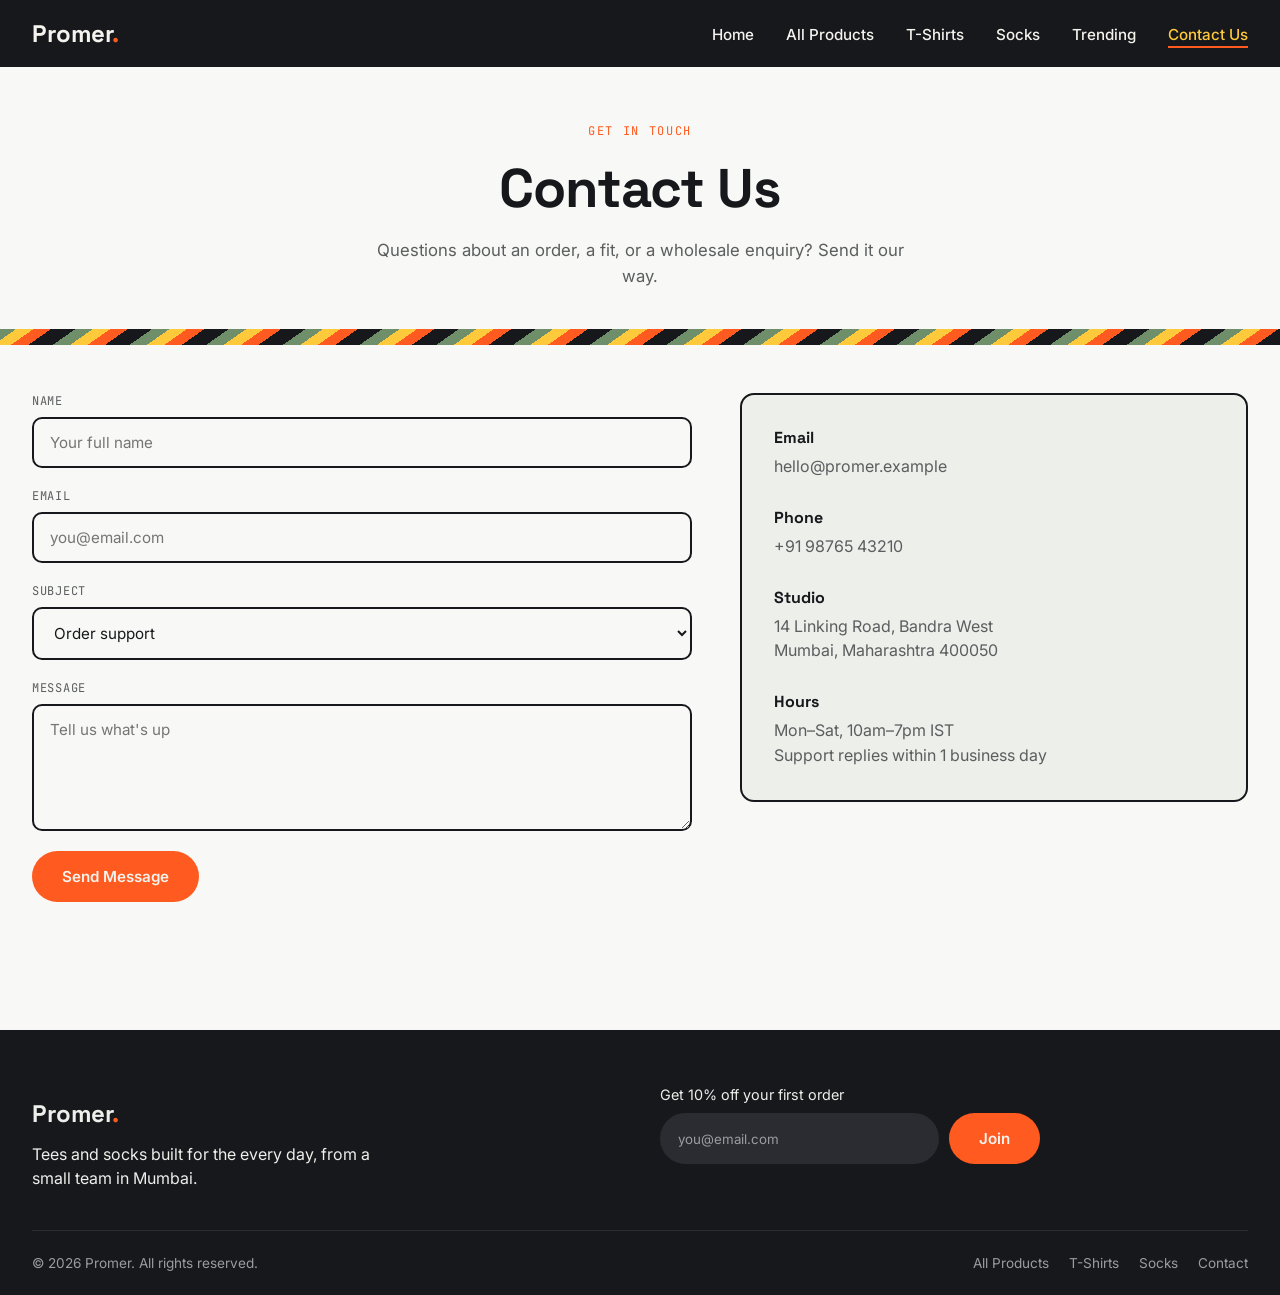
<file: contact.html>
<!DOCTYPE html>
<html lang="en">
<head>
<meta charset="UTF-8">
<meta name="viewport" content="width=device-width, initial-scale=1.0">
<title>Contact Us | Promer</title>
<link rel="preconnect" href="https://fonts.googleapis.com">
<link rel="preconnect" href="https://fonts.gstatic.com" crossorigin>
<link href="https://fonts.googleapis.com/css2?family=Space+Grotesk:wght@500;700&family=Inter:wght@400;500;600&family=JetBrains+Mono:wght@500&display=swap" rel="stylesheet">
<link rel="stylesheet" href="css/style.css">
</head>
<body>

<nav class="navbar">
  <a href="index.html" class="logo">Promer<span class="logo-dot">.</span></a>
  <ul class="nav-links" id="nav-links">
    <li class="close-btn" id="close-btn" role="button" aria-label="Close menu">&times;</li>
    <li><a href="index.html">Home</a></li>
    <li><a href="products.html">All Products</a></li>
    <li><a href="products.html?type=tshirt">T-Shirts</a></li>
    <li><a href="products.html?type=socks">Socks</a></li>
    <li><a href="products.html?trending=true">Trending</a></li>
    <li><a href="contact.html" class="active">Contact Us</a></li>
  </ul>
  <div class="hamburger" id="hamburger" role="button" aria-label="Open menu">&#9776;</div>
</nav>
<div class="menu-overlay" id="overlay"></div>

<header class="page-header">
  <p class="eyebrow">GET IN TOUCH</p>
  <h1>Contact Us</h1>
  <p class="page-header-sub">Questions about an order, a fit, or a wholesale enquiry? Send it our way.</p>
</header>

<div class="rib-divider" aria-hidden="true"></div>

<section class="contact-layout">
  <form id="contact-form" class="contact-form" novalidate>
    <div class="form-row">
      <label for="name">Name</label>
      <input type="text" id="name" name="name" placeholder="Your full name" required>
    </div>
    <div class="form-row">
      <label for="email">Email</label>
      <input type="email" id="email" name="email" placeholder="you@email.com" required>
    </div>
    <div class="form-row">
      <label for="subject">Subject</label>
      <select id="subject" name="subject">
        <option value="order">Order support</option>
        <option value="sizing">Sizing help</option>
        <option value="wholesale">Wholesale enquiry</option>
        <option value="other">Something else</option>
      </select>
    </div>
    <div class="form-row">
      <label for="message">Message</label>
      <textarea id="message" name="message" rows="5" placeholder="Tell us what's up" required></textarea>
    </div>
    <button type="submit" class="btn btn-primary">Send Message</button>
    <p id="form-status" class="form-status" role="status" aria-live="polite"></p>
  </form>

  <div class="contact-info">
    <div class="info-block">
      <h4>Email</h4>
      <p>hello@promer.example</p>
    </div>
    <div class="info-block">
      <h4>Phone</h4>
      <p>+91 98765 43210</p>
    </div>
    <div class="info-block">
      <h4>Studio</h4>
      <p>14 Linking Road, Bandra West<br>Mumbai, Maharashtra 400050</p>
    </div>
    <div class="info-block">
      <h4>Hours</h4>
      <p>Mon&ndash;Sat, 10am&ndash;7pm IST<br>Support replies within 1 business day</p>
    </div>
  </div>
</section>

<footer class="site-footer">
  <div class="footer-top">
    <div class="footer-brand">
      <p class="logo footer-logo">Promer<span class="logo-dot">.</span></p>
      <p>Tees and socks built for the every day, from a small team in Mumbai.</p>
    </div>
    <form class="newsletter" onsubmit="event.preventDefault();">
      <label for="newsletter-email">Get 10% off your first order</label>
      <div class="newsletter-row">
        <input id="newsletter-email" type="email" placeholder="you@email.com" required>
        <button type="submit" class="btn btn-primary">Join</button>
      </div>
    </form>
  </div>
  <div class="footer-bottom">
    <p>&copy; 2026 Promer. All rights reserved.</p>
    <div class="footer-links">
      <a href="products.html">All Products</a>
      <a href="products.html?type=tshirt">T-Shirts</a>
      <a href="products.html?type=socks">Socks</a>
      <a href="contact.html">Contact</a>
    </div>
  </div>
</footer>

<script src="js/common.js"></script>
<script src="js/contact.js"></script>
</body>
</html>
</file>
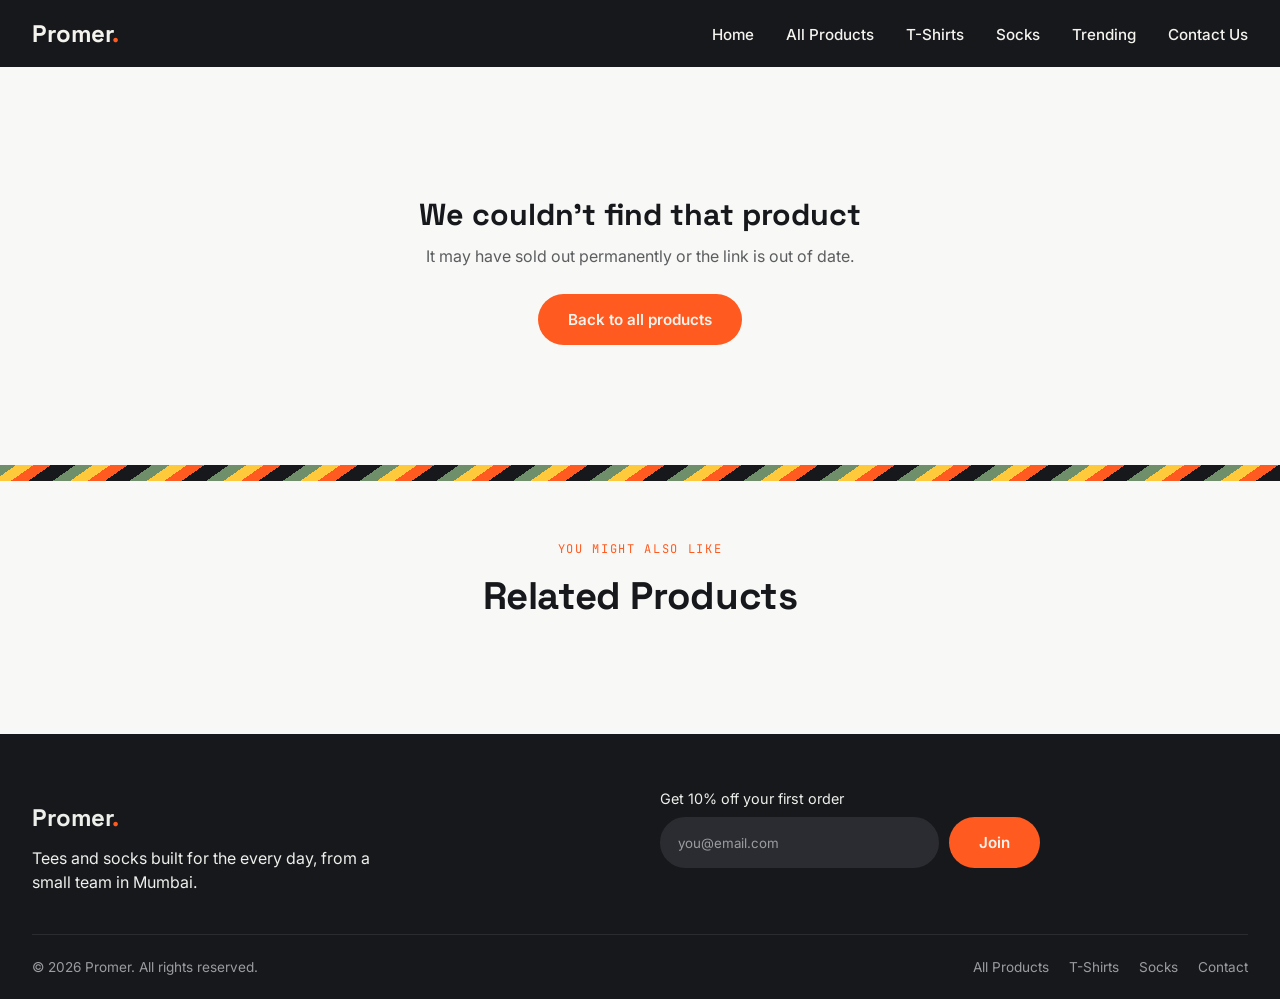
<file: product.html>
<!DOCTYPE html>
<html lang="en">
<head>
<meta charset="UTF-8">
<meta name="viewport" content="width=device-width, initial-scale=1.0">
<title>Product Details | Promer</title>
<link rel="preconnect" href="https://fonts.googleapis.com">
<link rel="preconnect" href="https://fonts.gstatic.com" crossorigin>
<link href="https://fonts.googleapis.com/css2?family=Space+Grotesk:wght@500;700&family=Inter:wght@400;500;600&family=JetBrains+Mono:wght@500&display=swap" rel="stylesheet">
<link rel="stylesheet" href="css/style.css">
</head>
<body>

<nav class="navbar">
  <a href="index.html" class="logo">Promer<span class="logo-dot">.</span></a>
  <ul class="nav-links" id="nav-links">
    <li class="close-btn" id="close-btn" role="button" aria-label="Close menu">&times;</li>
    <li><a href="index.html">Home</a></li>
    <li><a href="products.html">All Products</a></li>
    <li><a href="products.html?type=tshirt">T-Shirts</a></li>
    <li><a href="products.html?type=socks">Socks</a></li>
    <li><a href="products.html?trending=true">Trending</a></li>
    <li><a href="contact.html">Contact Us</a></li>
  </ul>
  <div class="hamburger" id="hamburger" role="button" aria-label="Open menu">&#9776;</div>
</nav>
<div class="menu-overlay" id="overlay"></div>

<main id="product-detail" class="product-detail-page">
  <p class="empty-state">Loading product&hellip;</p>
</main>

<div class="rib-divider" aria-hidden="true"></div>

<div class="section-header">
  <p class="eyebrow">YOU MIGHT ALSO LIKE</p>
  <h2>Related Products</h2>
</div>

<div class="product-grid" id="related-grid"></div>

<footer class="site-footer">
  <div class="footer-top">
    <div class="footer-brand">
      <p class="logo footer-logo">Promer<span class="logo-dot">.</span></p>
      <p>Tees and socks built for the every day, from a small team in Mumbai.</p>
    </div>
    <form class="newsletter" onsubmit="event.preventDefault();">
      <label for="newsletter-email">Get 10% off your first order</label>
      <div class="newsletter-row">
        <input id="newsletter-email" type="email" placeholder="you@email.com" required>
        <button type="submit" class="btn btn-primary">Join</button>
      </div>
    </form>
  </div>
  <div class="footer-bottom">
    <p>&copy; 2026 Promer. All rights reserved.</p>
    <div class="footer-links">
      <a href="products.html">All Products</a>
      <a href="products.html?type=tshirt">T-Shirts</a>
      <a href="products.html?type=socks">Socks</a>
      <a href="contact.html">Contact</a>
    </div>
  </div>
</footer>

<div class="toast" id="toast"></div>

<script src="js/common.js"></script>
<script src="js/products-data.js"></script>
<script src="js/product-detail.js"></script>
</body>
</html>
</file>
<file: css/style.css>
/* =========================================================
   Promer — design tokens
   Ink: near-black warm charcoal · Chalk: pale sage-white
   Signal: orange · Sun: yellow · Sage: green (sock-cuff trio)
   ========================================================= */
:root {
  --ink: #17181C;
  --ink-soft: #2B2C31;
  --chalk: #ECEFEA;
  --paper: #F8F9F6;
  --signal: #FF5A1F;
  --sun: #FFC93C;
  --sage: #6F8F6B;
  --text: #17181C;
  --text-muted: #5B5D5F;
  --text-on-ink: #F5F3EE;

  --font-display: "Space Grotesk", sans-serif;
  --font-body: "Inter", sans-serif;
  --font-mono: "JetBrains Mono", monospace;

  --radius: 14px;
  --max-width: 1280px;
}

* { margin: 0; padding: 0; box-sizing: border-box; }

html { scroll-behavior: smooth; }

body {
  font-family: var(--font-body);
  color: var(--text);
  background: var(--paper);
  -webkit-font-smoothing: antialiased;
}

a { text-decoration: none; color: inherit; }
img { max-width: 100%; display: block; }
button { font-family: inherit; }

:focus-visible {
  outline: 3px solid var(--signal);
  outline-offset: 3px;
}

/* =========================================================
   Navbar
   ========================================================= */
.navbar {
  display: flex;
  justify-content: space-between;
  align-items: center;
  padding: 18px 32px;
  background: var(--ink);
  color: var(--text-on-ink);
  position: sticky;
  top: 0;
  z-index: 1000;
}

.logo {
  font-family: var(--font-display);
  font-weight: 700;
  font-size: 1.5rem;
  letter-spacing: -0.02em;
  color: var(--text-on-ink);
}

.logo-dot { color: var(--signal); }

.nav-links { display: flex; list-style: none; align-items: center; gap: 32px; }

.nav-links a {
  color: var(--text-on-ink);
  font-size: 0.95rem;
  font-weight: 500;
  position: relative;
  padding-bottom: 4px;
  transition: color 0.25s ease;
}

.nav-links a::after {
  content: "";
  position: absolute;
  left: 0; bottom: 0;
  width: 0; height: 2px;
  background: var(--signal);
  transition: width 0.25s ease;
}

.nav-links a:hover,
.nav-links a.active { color: var(--sun); }
.nav-links a:hover::after,
.nav-links a.active::after { width: 100%; }

.hamburger {
  display: none;
  font-size: 26px;
  cursor: pointer;
  line-height: 1;
}

.close-btn { display: none; cursor: pointer; font-size: 30px; margin-bottom: 10px; }

.menu-overlay {
  position: fixed; inset: 0;
  background: rgba(23, 24, 28, 0.55);
  opacity: 0;
  pointer-events: none;
  transition: opacity 0.35s ease;
  z-index: 998;
}

.menu-overlay.active { opacity: 1; pointer-events: auto; }

@media (max-width: 860px) {
  .hamburger { display: block; }
  .close-btn { display: block; }

  .nav-links {
    position: fixed; top: 0; right: -100%;
    width: 260px; height: 100%;
    background: var(--ink);
    flex-direction: column;
    align-items: flex-start;
    padding: 28px;
    gap: 8px;
    transition: right 0.4s ease-in-out;
    z-index: 999;
  }
  .nav-links.active { right: 0; }
  .nav-links li { width: 100%; }
  .nav-links a { display: block; padding: 14px 0; font-size: 1.05rem; }
  .close-btn { align-self: flex-end; }
}

/* =========================================================
   Hero
   ========================================================= */
.hero {
  display: grid;
  grid-template-columns: 1.1fr 1fr;
  gap: 40px;
  align-items: center;
  max-width: var(--max-width);
  margin: 0 auto;
  padding: 64px 32px;
}

.eyebrow {
  font-family: var(--font-mono);
  font-size: 0.75rem;
  letter-spacing: 0.14em;
  color: var(--signal);
  margin-bottom: 14px;
}

.hero h1 {
  font-family: var(--font-display);
  font-weight: 700;
  font-size: clamp(2.6rem, 5.5vw, 4.4rem);
  line-height: 1.02;
  letter-spacing: -0.02em;
  color: var(--ink);
}

.hero-underline {
  position: relative;
  display: inline-block;
  color: var(--signal);
}

.hero-sub {
  margin-top: 22px;
  max-width: 440px;
  color: var(--text-muted);
  font-size: 1.05rem;
  line-height: 1.55;
}

.hero-actions { display: flex; gap: 14px; margin-top: 32px; flex-wrap: wrap; }

.btn {
  font-family: var(--font-body);
  font-weight: 600;
  font-size: 0.95rem;
  padding: 14px 28px;
  border-radius: 999px;
  cursor: pointer;
  border: 2px solid transparent;
  transition: transform 0.2s ease, background 0.2s ease, color 0.2s ease;
  display: inline-block;
}

.btn:hover { transform: translateY(-2px); }

.btn-primary { background: var(--signal); color: var(--text-on-ink); }
.btn-primary:hover { background: #e34f18; }

.btn-outline { background: transparent; border-color: var(--ink); color: var(--ink); }
.btn-outline:hover { background: var(--ink); color: var(--text-on-ink); }

/* Carousel */
.carousel-wrapper {
  width: 100%;
  overflow: hidden;
  position: relative;
  border-radius: var(--radius);
  border: 2px solid var(--ink);
  background: var(--chalk);
}

.carousel { display: flex; transition: transform 0.5s ease-in-out; width: 100%; }
.slide { min-width: 100%; padding: 18px; }
.slide img { width: 100%; height: auto; border-radius: 8px; aspect-ratio: 1 / 1; object-fit: cover; }

.indicators {
  display: flex;
  justify-content: center;
  gap: 8px;
  padding-bottom: 18px;
  position: relative;
}

.dot {
  height: 10px;
  width: 10px;
  background: var(--paper);
  border: 2px solid var(--ink);
  border-radius: 50%;
  cursor: pointer;
  transition: background 0.2s ease, transform 0.2s ease;
}

.dot.active { background: var(--signal); border-color: var(--signal); transform: scale(1.15); }

@media (max-width: 860px) {
  .hero { grid-template-columns: 1fr; padding: 40px 20px; }
  .hero-sub { max-width: none; }
}

/* =========================================================
   Signature: rib divider (sock-cuff stripe motif)
   ========================================================= */
.rib-divider {
  height: 16px;
  background: repeating-linear-gradient(
    -35deg,
    var(--ink) 0 14px,
    var(--signal) 14px 24px,
    var(--sun) 24px 34px,
    var(--sage) 34px 44px
  );
}

/* =========================================================
   Marquee ribbon
   ========================================================= */
.marquee {
  background: var(--sun);
  color: var(--ink);
  overflow: hidden;
  white-space: nowrap;
  padding: 14px 0;
  border-bottom: 2px solid var(--ink);
}

.marquee-track {
  display: inline-flex;
  gap: 24px;
  animation: scroll-marquee 22s linear infinite;
  font-family: var(--font-mono);
  font-size: 0.85rem;
  font-weight: 500;
  letter-spacing: 0.08em;
}

@keyframes scroll-marquee {
  from { transform: translateX(0); }
  to { transform: translateX(-50%); }
}

@media (prefers-reduced-motion: reduce) {
  .marquee-track { animation: none; }
  .carousel { transition: none; }
}

/* =========================================================
   Category split
   ========================================================= */
.category-split {
  display: grid;
  grid-template-columns: 1fr 1fr;
  gap: 20px;
  max-width: var(--max-width);
  margin: 48px auto;
  padding: 0 32px;
}

.category-tile {
  position: relative;
  border-radius: var(--radius);
  overflow: hidden;
  border: 2px solid var(--ink);
  aspect-ratio: 4 / 3;
}

.category-tile img {
  width: 100%; height: 100%;
  object-fit: cover;
  transition: transform 0.5s ease;
}

.category-tile:hover img { transform: scale(1.06); }

.category-tile::after {
  content: "";
  position: absolute; inset: 0;
  background: linear-gradient(0deg, rgba(23,24,28,0.85) 0%, rgba(23,24,28,0.05) 55%);
}

.category-tag {
  position: absolute; top: 16px; left: 16px;
  font-family: var(--font-mono);
  background: var(--signal);
  color: var(--text-on-ink);
  padding: 4px 10px;
  border-radius: 6px;
  font-size: 0.8rem;
  z-index: 2;
}

.category-copy {
  position: absolute; bottom: 20px; left: 20px; right: 20px;
  color: var(--text-on-ink);
  z-index: 2;
}

.category-copy h3 {
  font-family: var(--font-display);
  font-size: 1.8rem;
}

.category-copy p { color: var(--chalk); margin-top: 4px; }

@media (max-width: 860px) {
  .category-split { grid-template-columns: 1fr; }
}

/* =========================================================
   Section header
   ========================================================= */
.section-header {
  text-align: center;
  margin: 60px 0 30px 0;
  padding: 0 20px;
}

.section-header h2 {
  font-family: var(--font-display);
  font-size: 2.4rem;
  color: var(--ink);
  letter-spacing: -0.01em;
  margin-bottom: 8px;
}

.section-sub { color: var(--text-muted); font-size: 1.05rem; }

@media (max-width: 860px) {
  .section-header h2 { font-size: 1.7rem; }
}

/* =========================================================
   Product grid
   ========================================================= */
.product-grid {
  display: grid;
  grid-template-columns: repeat(4, 1fr);
  gap: 18px;
  max-width: var(--max-width);
  margin: 0 auto;
  padding: 20px 32px 64px;
}

.product-card {
  position: relative;
  border: 2px solid var(--ink);
  border-radius: var(--radius);
  overflow: hidden;
  background: var(--chalk);
  transition: transform 0.25s ease, box-shadow 0.25s ease;
}

.product-card:hover {
  transform: translateY(-4px);
  box-shadow: 6px 6px 0 var(--ink);
}

.product-card img {
  width: 100%;
  aspect-ratio: 1 / 1;
  object-fit: cover;
  display: block;
}

.price-tag {
  position: absolute; top: 12px; right: 12px;
  font-family: var(--font-mono);
  background: var(--paper);
  border: 2px solid var(--ink);
  color: var(--ink);
  padding: 4px 10px;
  border-radius: 6px;
  font-size: 0.85rem;
  z-index: 2;
}

.overlay-content {
  position: absolute; top: 0; left: 0; width: 100%; height: 100%;
  background: rgba(23, 24, 28, 0.72);
  display: flex; flex-direction: column; justify-content: center; align-items: center;
  gap: 14px;
  text-align: center;
  padding: 16px;
  opacity: 0;
  transition: opacity 0.35s ease;
  color: var(--text-on-ink);
}

.product-card:hover .overlay-content,
.product-card:focus-within .overlay-content { opacity: 1; }

.overlay-content h3 { font-family: var(--font-display); font-size: 1.15rem; }

.detail-btn {
  padding: 10px 22px;
  background: var(--sun);
  border: none;
  cursor: pointer;
  font-weight: 700;
  border-radius: 999px;
  transition: transform 0.2s ease, background 0.2s ease;
}

.detail-btn:hover { transform: scale(1.06); background: var(--signal); color: var(--text-on-ink); }

@media (max-width: 860px) {
  .product-grid { grid-template-columns: repeat(2, 1fr); gap: 12px; padding: 12px 20px 48px; }
}

/* =========================================================
   Features strip
   ========================================================= */
.features-strip {
  display: grid;
  grid-template-columns: repeat(4, 1fr);
  gap: 24px;
  max-width: var(--max-width);
  margin: 0 auto;
  padding: 56px 32px;
}

.feature { text-align: center; }

.feature-icon {
  display: inline-block;
  font-size: 1.6rem;
  color: var(--signal);
  margin-bottom: 12px;
}

.feature h4 {
  font-family: var(--font-display);
  font-size: 1.05rem;
  margin-bottom: 6px;
}

.feature p { color: var(--text-muted); font-size: 0.92rem; line-height: 1.5; }

@media (max-width: 860px) {
  .features-strip { grid-template-columns: repeat(2, 1fr); }
}

/* =========================================================
   Footer
   ========================================================= */
.site-footer {
  background: var(--ink);
  color: var(--text-on-ink);
  padding: 56px 32px 24px;
}

.footer-top {
  max-width: var(--max-width);
  margin: 0 auto;
  display: grid;
  grid-template-columns: 1fr 1fr;
  gap: 40px;
  padding-bottom: 40px;
  border-bottom: 1px solid var(--ink-soft);
}

.footer-brand p { color: var(--chalk); margin-top: 10px; max-width: 360px; line-height: 1.5; }
.footer-logo { margin-bottom: 4px; }

.newsletter label {
  display: block;
  font-size: 0.9rem;
  color: var(--chalk);
  margin-bottom: 10px;
}

.newsletter-row { display: flex; gap: 10px; max-width: 380px; }

.newsletter-row input {
  flex: 1;
  padding: 12px 16px;
  border-radius: 999px;
  border: 2px solid var(--ink-soft);
  background: var(--ink-soft);
  color: var(--text-on-ink);
  font-family: var(--font-body);
}

.newsletter-row input::placeholder { color: #9A9C9F; }
.newsletter-row input:focus { border-color: var(--signal); outline: none; }

.footer-bottom {
  max-width: var(--max-width);
  margin: 0 auto;
  display: flex;
  justify-content: space-between;
  align-items: center;
  flex-wrap: wrap;
  gap: 16px;
  padding-top: 24px;
  font-size: 0.85rem;
  color: #9A9C9F;
}

.footer-links { display: flex; gap: 20px; }
.footer-links a:hover { color: var(--sun); }

@media (max-width: 860px) {
  .footer-top { grid-template-columns: 1fr; }
  .newsletter-row { max-width: none; }
}

/* =========================================================
   Page header (Products / Contact)
   ========================================================= */
.page-header {
  max-width: var(--max-width);
  margin: 0 auto;
  padding: 56px 32px 40px;
  text-align: center;
}

.page-header .eyebrow { display: flex; justify-content: center; }

.page-header h1 {
  font-family: var(--font-display);
  font-weight: 700;
  font-size: clamp(2.2rem, 5vw, 3.4rem);
  letter-spacing: -0.02em;
  color: var(--ink);
}

.page-header-sub {
  margin: 14px auto 0;
  max-width: 560px;
  color: var(--text-muted);
  font-size: 1.05rem;
  line-height: 1.55;
}

/* =========================================================
   Toolbar — filter tabs, search, sort (Products page)
   ========================================================= */
.toolbar {
  display: flex;
  justify-content: space-between;
  align-items: center;
  flex-wrap: wrap;
  gap: 16px;
  max-width: var(--max-width);
  margin: 40px auto 0;
  padding: 0 32px;
}

.filter-tabs { display: flex; gap: 8px; flex-wrap: wrap; }

.filter-tab {
  font-family: var(--font-mono);
  font-size: 0.8rem;
  letter-spacing: 0.04em;
  padding: 10px 20px;
  border-radius: 999px;
  border: 2px solid var(--ink);
  background: transparent;
  color: var(--ink);
  cursor: pointer;
  transition: background 0.2s ease, color 0.2s ease;
}

.filter-tab:hover { background: var(--chalk); }
.filter-tab.active { background: var(--ink); color: var(--text-on-ink); }

.toolbar-right { display: flex; gap: 10px; flex-wrap: wrap; }

#product-search,
#product-sort {
  padding: 10px 16px;
  border-radius: 999px;
  border: 2px solid var(--ink);
  font-family: var(--font-body);
  font-size: 0.9rem;
  background: var(--paper);
  color: var(--ink);
}

#product-search { min-width: 220px; }
#product-sort { cursor: pointer; }

.result-count {
  max-width: var(--max-width);
  margin: 18px auto 0;
  padding: 0 32px;
  color: var(--text-muted);
  font-family: var(--font-mono);
  font-size: 0.82rem;
  letter-spacing: 0.03em;
}

@media (max-width: 860px) {
  .toolbar { flex-direction: column; align-items: stretch; padding: 0 20px; }
  .toolbar-right { flex-direction: column; }
  #product-search, #product-sort { width: 100%; }
  .result-count { padding: 0 20px; }
}

/* =========================================================
   Empty / loading state
   ========================================================= */
.empty-state {
  grid-column: 1 / -1;
  text-align: center;
  padding: 64px 20px;
  color: var(--text-muted);
  font-size: 1.05rem;
}

/* =========================================================
   Product card badges & compare price
   ========================================================= */
.card-badge {
  position: absolute;
  top: 12px; left: 12px;
  z-index: 2;
  font-family: var(--font-mono);
  font-size: 0.7rem;
  letter-spacing: 0.06em;
  text-transform: uppercase;
  padding: 4px 10px;
  border-radius: 6px;
  border: 2px solid var(--ink);
}

.badge-new { background: var(--sage); color: var(--text-on-ink); border-color: var(--sage); }
.badge-sale { background: var(--signal); color: var(--text-on-ink); border-color: var(--signal); }
.badge-trending { background: var(--sun); color: var(--ink); border-color: var(--ink); }
.badge-sold-out { background: var(--ink-soft); color: var(--text-on-ink); border-color: var(--ink-soft); }

.compare-price {
  font-size: 0.78rem;
  text-decoration: line-through;
  color: var(--text-muted);
  margin-left: 4px;
}

.compare-price.large { font-size: 1.15rem; }

/* =========================================================
   Product detail page
   ========================================================= */
.product-detail-page {
  max-width: var(--max-width);
  margin: 0 auto;
  padding: 32px 32px 24px;
}

.breadcrumb {
  font-family: var(--font-mono);
  font-size: 0.78rem;
  color: var(--text-muted);
  margin-bottom: 28px;
}

.breadcrumb a { color: var(--text-muted); transition: color 0.2s ease; }
.breadcrumb a:hover { color: var(--signal); }
.breadcrumb span { color: var(--ink); font-weight: 600; }

.product-layout {
  display: grid;
  grid-template-columns: 1.1fr 1fr;
  gap: 56px;
}

.gallery-main {
  border: 2px solid var(--ink);
  border-radius: var(--radius);
  overflow: hidden;
  background: var(--chalk);
  aspect-ratio: 1 / 1;
}

.gallery-main img { width: 100%; height: 100%; object-fit: cover; }

.gallery-thumbs { display: flex; gap: 10px; margin-top: 12px; }

.thumb {
  width: 72px; height: 72px;
  flex-shrink: 0;
  border-radius: 8px;
  border: 2px solid var(--ink);
  overflow: hidden;
  background: var(--chalk);
  cursor: pointer;
  padding: 0;
  opacity: 0.55;
  transition: opacity 0.2s ease, border-color 0.2s ease;
}

.thumb img { width: 100%; height: 100%; object-fit: cover; }
.thumb.active, .thumb:hover { opacity: 1; border-color: var(--signal); }

.product-info .eyebrow { font-size: 0.75rem; }

.product-info h1 {
  font-family: var(--font-display);
  font-weight: 700;
  font-size: clamp(1.8rem, 3.2vw, 2.6rem);
  letter-spacing: -0.01em;
  color: var(--ink);
  margin: 6px 0 14px;
}

.rating-row { display: flex; align-items: center; gap: 8px; margin-bottom: 20px; }
.stars { color: var(--sun); font-size: 1.1rem; letter-spacing: 1px; }
.rating-value { font-weight: 600; }
.review-count { color: var(--text-muted); font-size: 0.88rem; }

.price-row { display: flex; align-items: baseline; gap: 12px; margin-bottom: 18px; }
.price.large { font-family: var(--font-mono); font-size: 1.7rem; color: var(--ink); }

.product-desc {
  color: var(--text-muted);
  line-height: 1.65;
  margin-bottom: 28px;
  max-width: 520px;
}

.option-group { margin-bottom: 24px; }

.option-label {
  font-family: var(--font-mono);
  font-size: 0.75rem;
  letter-spacing: 0.08em;
  text-transform: uppercase;
  color: var(--text-muted);
  margin-bottom: 12px;
}

.swatch-row { display: flex; gap: 10px; flex-wrap: wrap; }

.swatch {
  width: 34px; height: 34px;
  border-radius: 50%;
  border: 2px solid var(--ink);
  cursor: pointer;
  padding: 0;
  box-shadow: inset 0 0 0 2px var(--paper);
  transition: outline 0.15s ease;
}

.swatch.active { outline: 3px solid var(--signal); outline-offset: 2px; }

.size-row { display: flex; gap: 8px; flex-wrap: wrap; }

.size-pill {
  padding: 9px 18px;
  border-radius: 999px;
  border: 2px solid var(--ink);
  background: transparent;
  color: var(--ink);
  font-weight: 600;
  font-size: 0.88rem;
  cursor: pointer;
  transition: background 0.2s ease, color 0.2s ease;
}

.size-pill:hover { background: var(--chalk); }
.size-pill.active { background: var(--ink); color: var(--text-on-ink); }

.qty-cart-row {
  display: flex;
  align-items: center;
  gap: 16px;
  margin: 30px 0 10px;
  flex-wrap: wrap;
}

.qty-stepper {
  display: flex;
  align-items: center;
  border: 2px solid var(--ink);
  border-radius: 999px;
  overflow: hidden;
  flex-shrink: 0;
}

.qty-stepper button {
  width: 42px; height: 46px;
  background: var(--chalk);
  border: none;
  font-size: 1.2rem;
  cursor: pointer;
  transition: background 0.2s ease;
}

.qty-stepper button:hover { background: var(--sun); }
#qty-value { width: 38px; text-align: center; font-weight: 600; }

.qty-cart-row .btn-primary { flex: 1; min-width: 180px; text-align: center; }
.qty-cart-row .btn-primary:disabled {
  opacity: 0.5; cursor: not-allowed; transform: none;
  background: var(--ink-soft);
}

.stock-note { font-size: 0.85rem; color: var(--text-muted); margin-bottom: 8px; }

.accordion {
  border-top: 1px solid #D8DAD4;
  padding: 18px 0;
}

.accordion summary {
  font-family: var(--font-display);
  font-weight: 700;
  font-size: 1rem;
  color: var(--ink);
  cursor: pointer;
}

.accordion p, .accordion ul {
  margin-top: 12px;
  color: var(--text-muted);
  line-height: 1.6;
}

.accordion ul { padding-left: 20px; }

.not-found { text-align: center; padding: 96px 20px; }
.not-found h2 { font-family: var(--font-display); font-size: 1.9rem; margin-bottom: 12px; color: var(--ink); }
.not-found p { color: var(--text-muted); margin-bottom: 28px; }

@media (max-width: 860px) {
  .product-detail-page { padding: 20px 20px 8px; }
  .product-layout { grid-template-columns: 1fr; gap: 32px; }
}

/* =========================================================
   Toast (add to cart confirmation)
   ========================================================= */
.toast {
  position: fixed;
  bottom: 28px;
  left: 50%;
  transform: translateX(-50%) translateY(20px);
  background: var(--ink);
  color: var(--text-on-ink);
  padding: 14px 26px;
  border-radius: 999px;
  font-weight: 600;
  font-size: 0.9rem;
  opacity: 0;
  pointer-events: none;
  transition: opacity 0.3s ease, transform 0.3s ease;
  z-index: 1200;
  box-shadow: 0 10px 30px rgba(23, 24, 28, 0.3);
  white-space: nowrap;
}

.toast.show { opacity: 1; transform: translateX(-50%) translateY(0); }

@media (max-width: 480px) {
  .toast { white-space: normal; text-align: center; width: calc(100% - 40px); }
}

/* =========================================================
   Contact page
   ========================================================= */
.contact-layout {
  display: grid;
  grid-template-columns: 1.3fr 1fr;
  gap: 48px;
  max-width: var(--max-width);
  margin: 0 auto;
  padding: 48px 32px 88px;
}

.contact-form { display: flex; flex-direction: column; gap: 20px; }

.form-row { display: flex; flex-direction: column; gap: 8px; }

.form-row label {
  font-family: var(--font-mono);
  font-size: 0.75rem;
  letter-spacing: 0.06em;
  text-transform: uppercase;
  color: var(--text-muted);
}

.form-row input,
.form-row select,
.form-row textarea {
  padding: 14px 16px;
  border-radius: 10px;
  border: 2px solid var(--ink);
  font-family: var(--font-body);
  font-size: 0.95rem;
  background: var(--paper);
  color: var(--ink);
}

.form-row textarea { resize: vertical; min-height: 120px; }

.form-row input:focus,
.form-row select:focus,
.form-row textarea:focus {
  outline: 3px solid var(--signal);
  outline-offset: 1px;
}

.contact-form .btn { align-self: flex-start; }

.form-status { font-size: 0.9rem; min-height: 20px; }
.form-status.error { color: #C13B2A; }
.form-status.success { color: var(--sage); }

.contact-info {
  display: flex;
  flex-direction: column;
  gap: 28px;
  background: var(--chalk);
  border: 2px solid var(--ink);
  border-radius: var(--radius);
  padding: 32px;
  height: fit-content;
}

.info-block h4 {
  font-family: var(--font-display);
  font-size: 1rem;
  margin-bottom: 6px;
  color: var(--ink);
}

.info-block p { color: var(--text-muted); line-height: 1.55; }

@media (max-width: 860px) {
  .contact-layout { grid-template-columns: 1fr; padding: 32px 20px 64px; }
}

/* =========================================================
   Small-phone refinements
   ========================================================= */
@media (max-width: 480px) {
  .product-grid { grid-template-columns: 1fr; }
  .features-strip { grid-template-columns: 1fr; }
  .navbar { padding: 16px 20px; }
  .swatch { width: 30px; height: 30px; }
  .qty-cart-row { flex-direction: column; align-items: stretch; }
  .qty-stepper { align-self: flex-start; }
}
</file>
